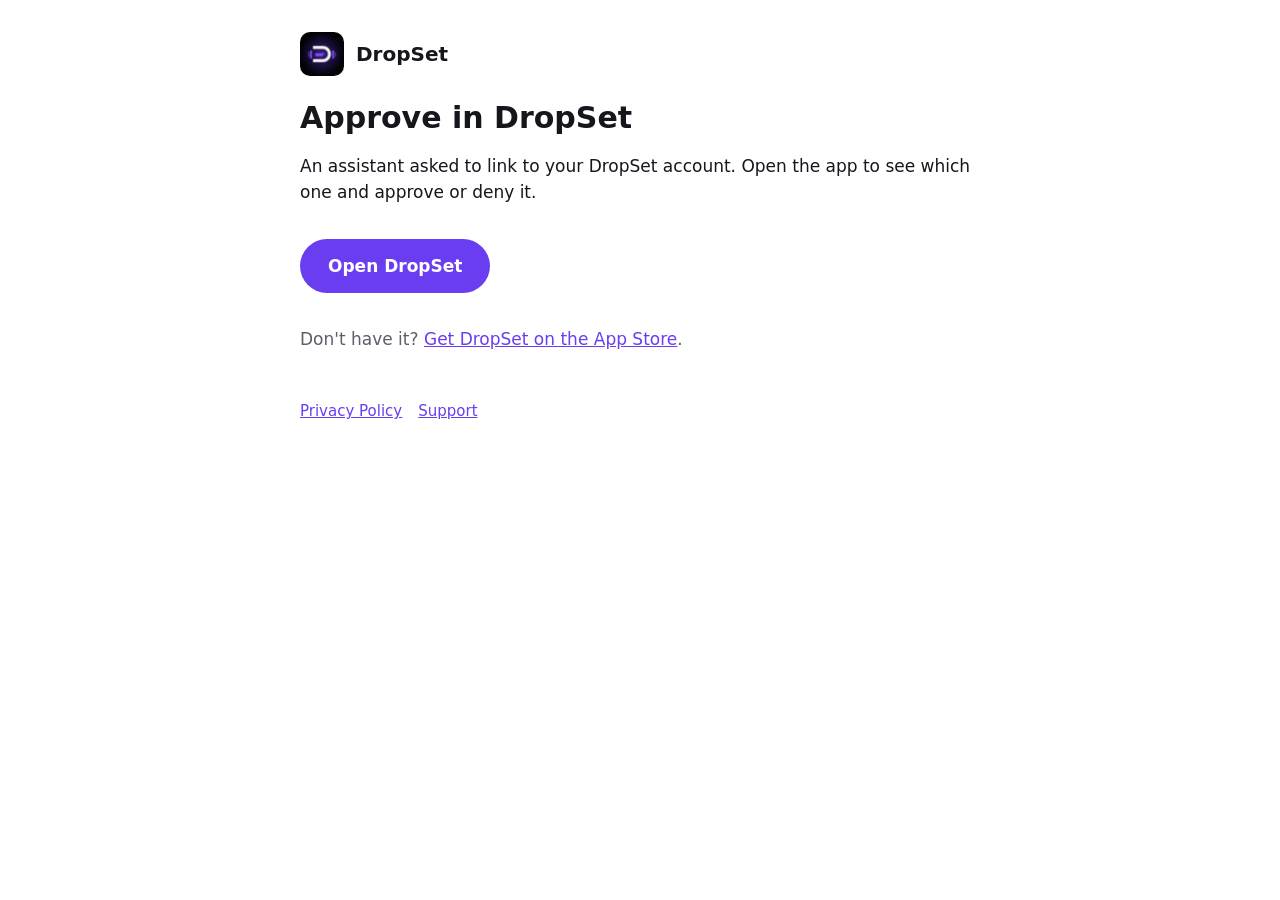
<file: dropset/approve/index.html>
<!doctype html>
<html lang="en">
<head>
<meta charset="utf-8">
<meta name="viewport" content="width=device-width, initial-scale=1, viewport-fit=cover">
<meta name="referrer" content="no-referrer">
<meta name="robots" content="noindex">
<meta name="apple-itunes-app" content="app-id=6830416136">
<title>Approve in DropSet</title>
<link rel="stylesheet" href="../page.css">
<style>
  .button { display: inline-block; margin: 16px 0; padding: 14px 28px; border-radius: 999px; background: var(--accent); color: var(--bg); font-weight: 600; text-decoration: none; }
</style>
</head>
<body>
<main>
<header><img src="../s/icon.png" alt=""><a href="../support/">DropSet</a></header>
<h1>Approve in DropSet</h1>
<!-- With the app installed, the camera opens this link in the app and this page never shows. -->
<p>An assistant asked to link to your DropSet account. Open the app to see which one and approve or deny it.</p>
<a class="button" id="open">Open DropSet</a>
<p class="muted">Don't have it? <a href="https://apps.apple.com/app/id6830416136">Get DropSet on the App Store</a>.</p>
<footer><a href="../privacy/">Privacy Policy</a><a href="../support/">Support</a></footer>
</main>
<script>
  document.getElementById('open').href = 'dropset://link' + location.search;
</script>
</body>
</html>
</file>
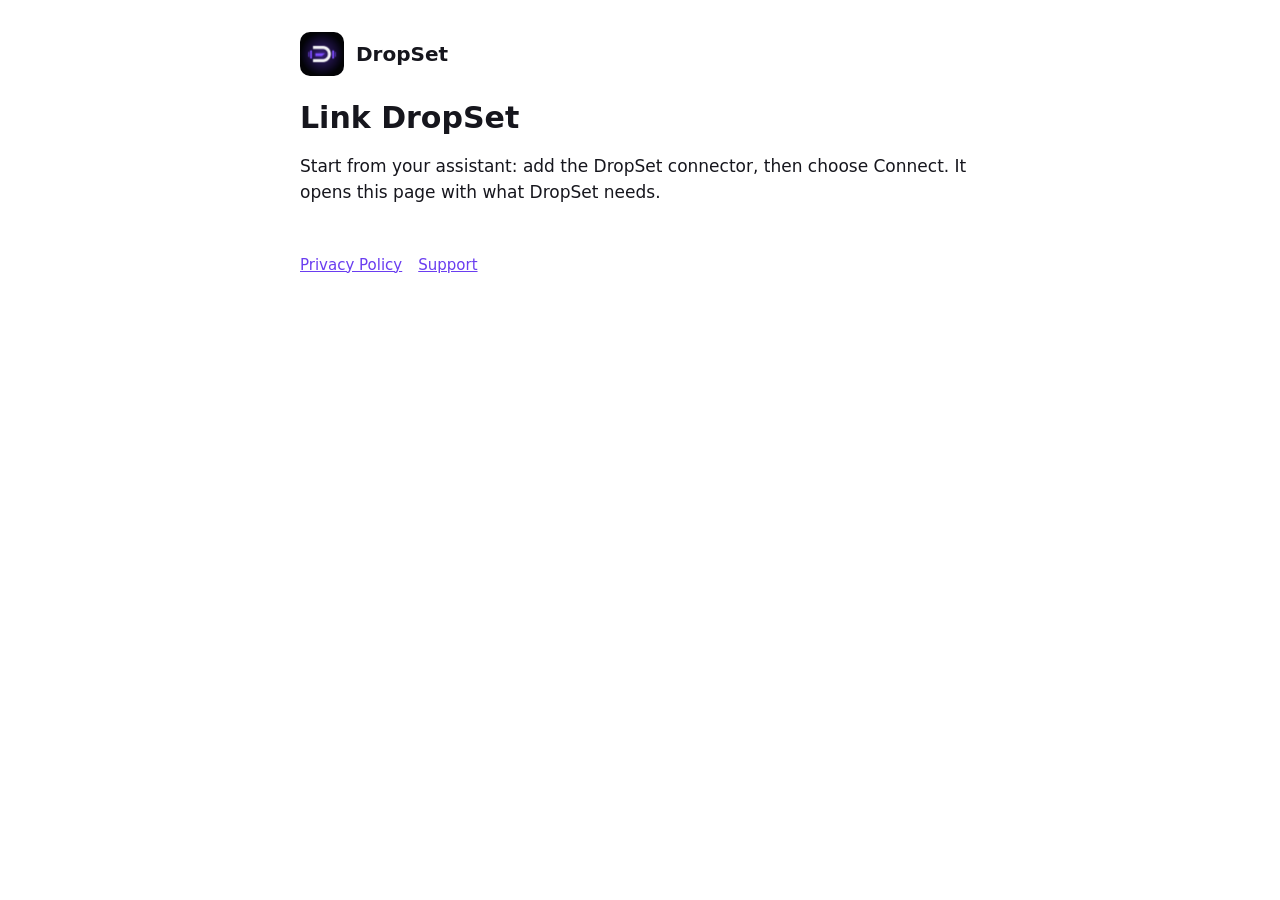
<file: dropset/link/index.html>
<!doctype html>
<html lang="en">
<head>
<meta charset="utf-8">
<meta name="viewport" content="width=device-width, initial-scale=1, viewport-fit=cover">
<meta name="referrer" content="no-referrer">
<meta name="robots" content="noindex">
<title>Link DropSet</title>
<link rel="stylesheet" href="../page.css">
<style>
  .step { margin: 24px 0; }
  .qr { display: inline-block; padding: 16px; background: #FFFFFF; border-radius: 16px; border: 1px solid var(--rule); }
  .qr img, .qr canvas { display: block; width: 220px; height: 220px; }
  .button { display: inline-block; padding: 14px 28px; border-radius: 999px; background: var(--accent); color: var(--bg); font-weight: 600; text-decoration: none; }
  .status { color: var(--muted); }
  [hidden] { display: none !important; }
</style>
</head>
<body>
<main>
<header><img src="../s/icon.png" alt=""><a href="../support/">DropSet</a></header>
<h1>Link DropSet</h1>

<div id="missing" hidden>
<p>Start from your assistant: add the DropSet connector, then choose Connect. It opens this page with what DropSet needs.</p>
</div>

<div id="desktop" hidden>
<p>Approve in the DropSet app on your iPhone. Scan this with the iPhone camera:</p>
<div class="step"><div class="qr" id="qr" role="img" aria-label="QR code that opens DropSet"></div></div>
<p class="muted">DropSet shows which assistant is asking. Approve only if you started this yourself just now.</p>
</div>

<div id="phone" hidden>
<p>Approve in the DropSet app. It shows which assistant is asking; approve only if you started this yourself just now.</p>
<div class="step"><a class="button" id="open">Open DropSet</a></div>
<p class="muted">Don't have it? <a href="https://apps.apple.com/app/id6830416136">Get DropSet on the App Store</a>.</p>
</div>

<p class="status" id="status" aria-live="polite" hidden>Waiting for the app. Keep this page open.</p>
<p class="status" id="done" aria-live="polite" hidden>Approved. Returning to your assistant.</p>
<p class="status" id="expired" hidden>This request expired. Go back to your assistant and choose Connect again.</p>

<footer><a href="../privacy/">Privacy Policy</a><a href="../support/">Support</a></footer>
</main>
<script src="qrcode.min.js"></script>
<script>
// The OAuth consent step for assistants. Supabase sends the browser here with an authorization
// id; the person approves in the app, which leaves the resulting redirect on the server under
// that id, and this page collects it and continues to the assistant. The publishable key is
// the same one the app ships with.
(function () {
  const host = 'https://kevqormfyfjecrhbcsav.supabase.co';
  const key = 'sb_publishable_Qy88FpxbVio_hTxeTNSzig_f03A3STr';
  const id = new URLSearchParams(location.search).get('authorization_id') || '';
  const show = (el, on = true) => { document.getElementById(el).hidden = !on; };
  if (!/^[A-Za-z0-9-]{8,200}$/.test(id)) { show('missing'); return; }

  const query = '?authorization_id=' + encodeURIComponent(id);
  const isPhone = /iPhone|iPod|Android/.test(navigator.userAgent);
  if (isPhone) {
    document.getElementById('open').href = 'dropset://link' + query;
    show('phone');
  } else {
    // The camera opens this as a universal link straight into the app.
    new QRCode(document.getElementById('qr'), {
      text: location.origin + '/dropset/approve/' + query,
      width: 440, height: 440, correctLevel: QRCode.CorrectLevel.M
    });
    show('desktop');
  }
  show('status');

  const started = Date.now();
  async function poll() {
    if (Date.now() - started > 10 * 60 * 1000) { show('status', false); show('expired'); return; }
    try {
      const response = await fetch(host + '/rest/v1/rpc/collect_assistant_link', {
        method: 'POST',
        headers: { 'apikey': key, 'Content-Type': 'application/json' },
        body: JSON.stringify({ authorization_id: id })
      });
      if (response.ok) {
        const url = await response.json();
        if (typeof url === 'string' && /^https:\/\/claude\.(ai|com)\//.test(url)) {
          show('status', false); show('done');
          location.replace(url);
          return;
        }
      }
    } catch (e) {}
    setTimeout(poll, 2000);
  }
  poll();
})();
</script>
</body>
</html>
</file>
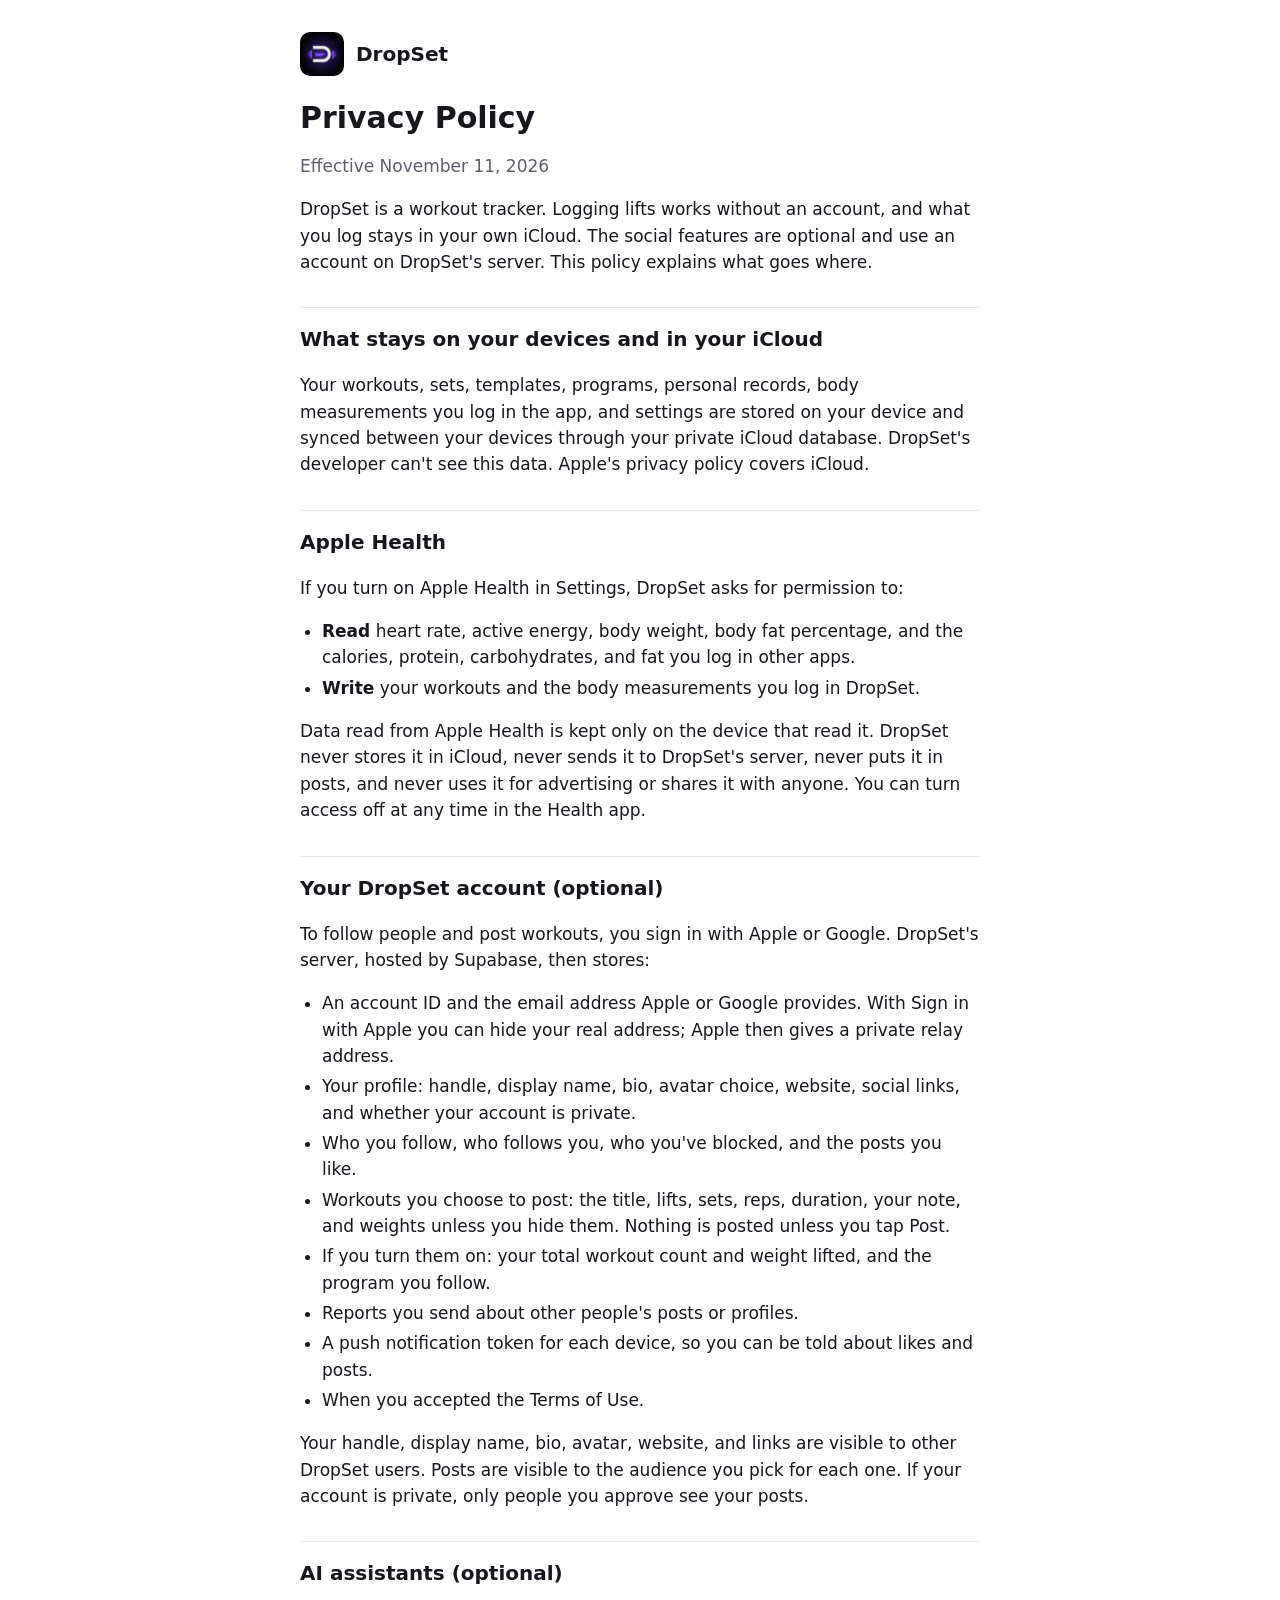
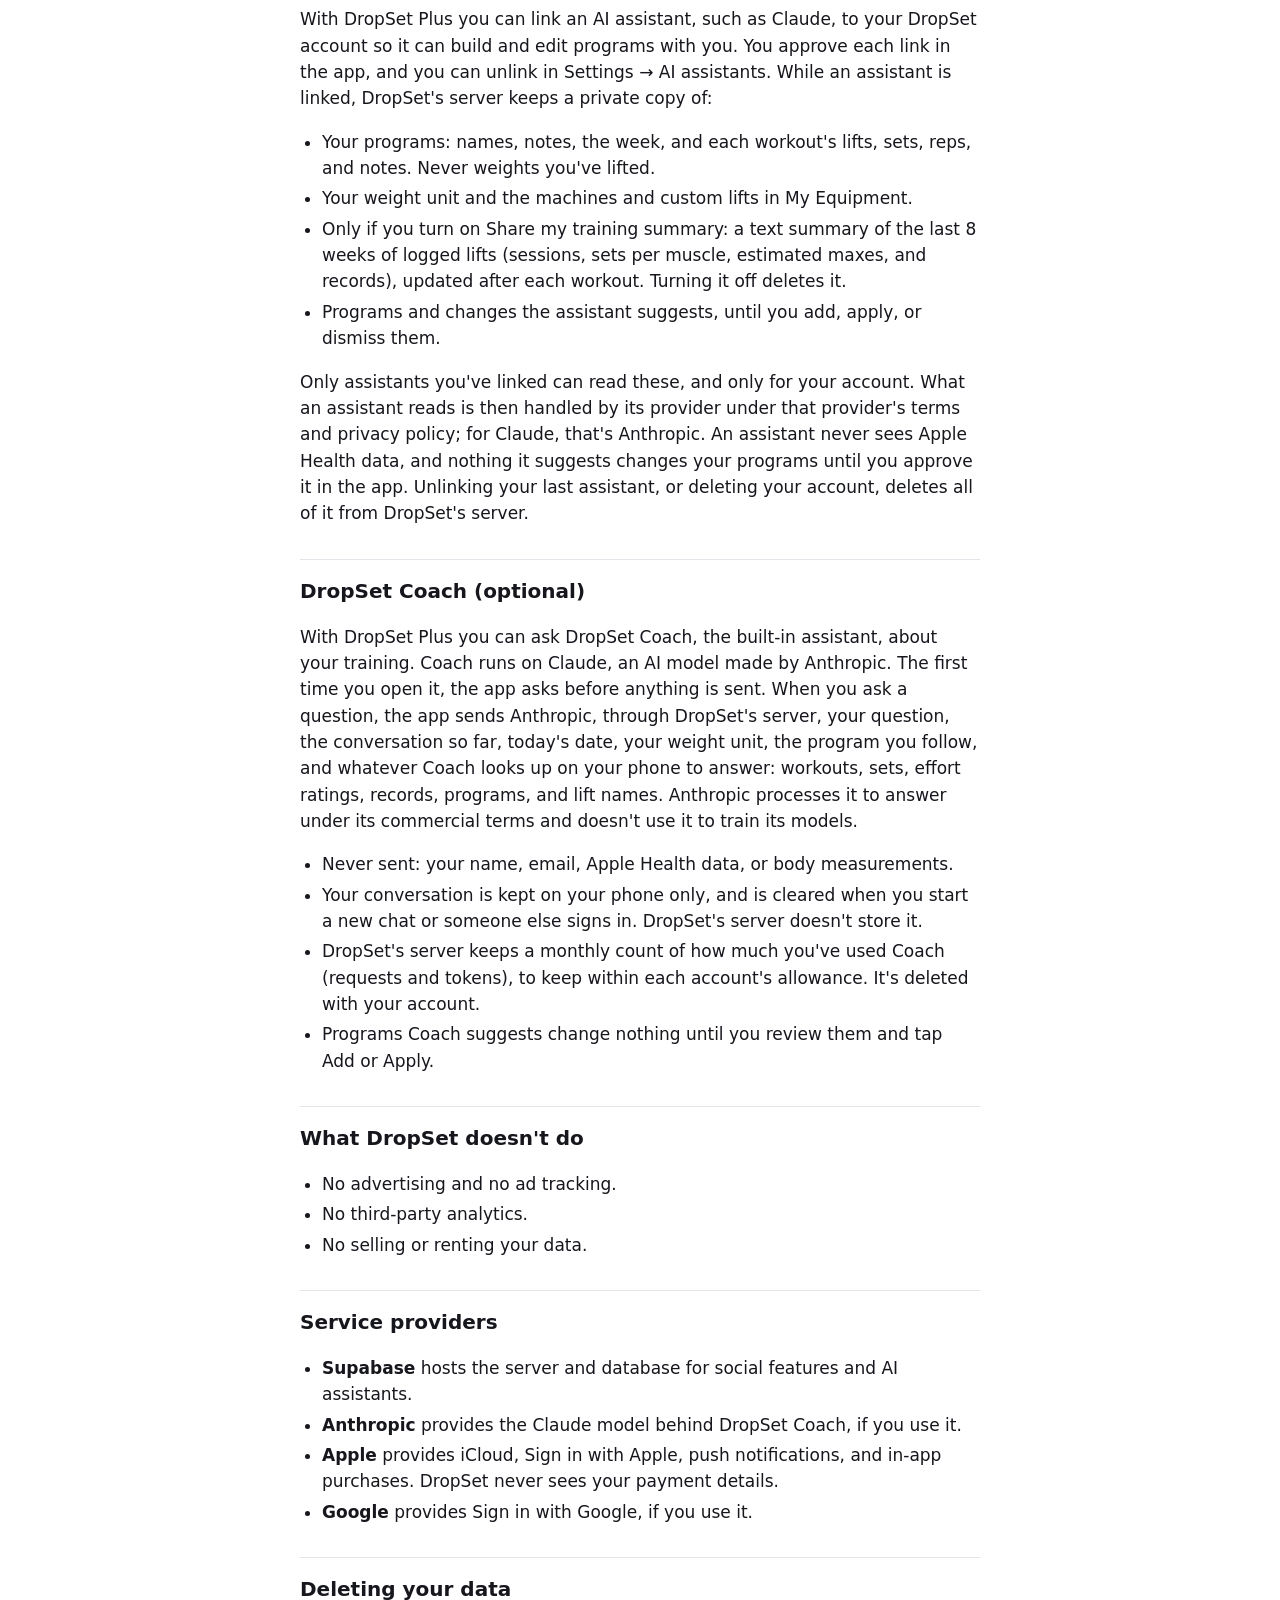
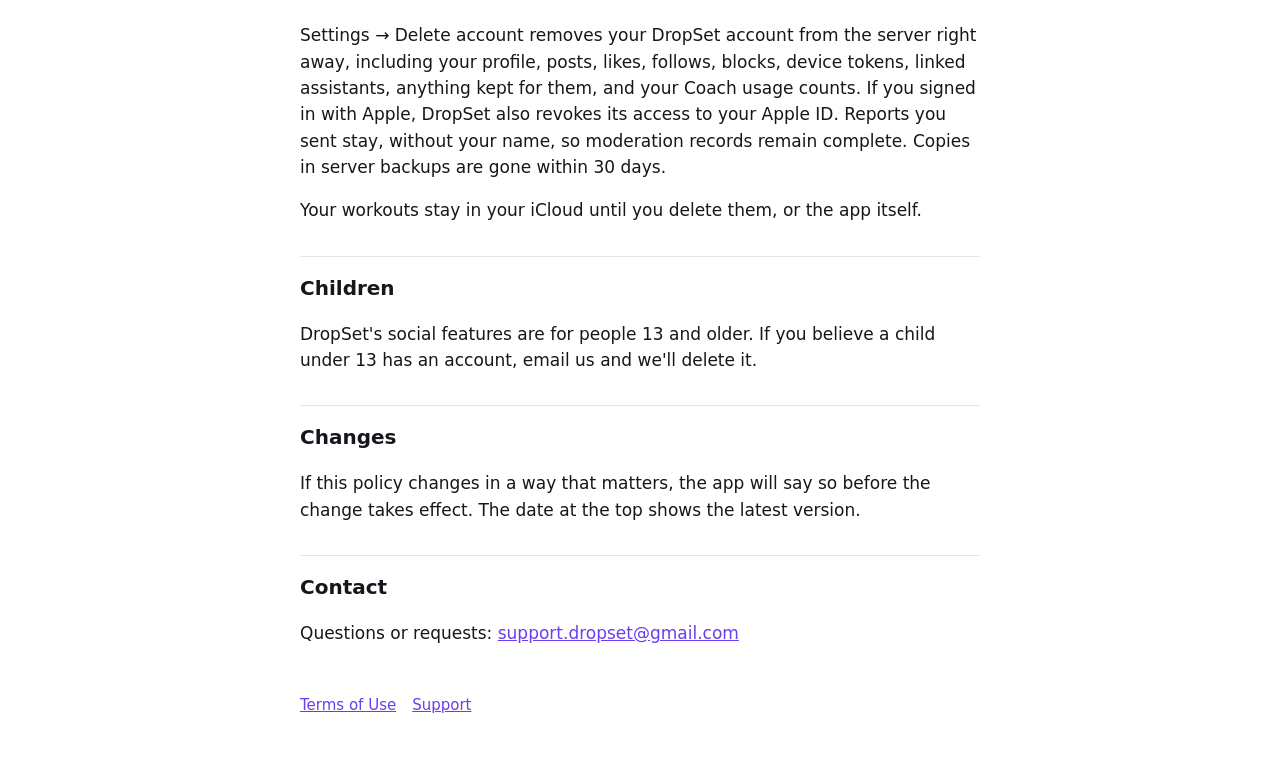
<file: dropset/privacy/index.html>
<!doctype html>
<html lang="en">
<head>
<meta charset="utf-8">
<meta name="viewport" content="width=device-width, initial-scale=1, viewport-fit=cover">
<title>DropSet Privacy Policy</title>
<link rel="stylesheet" href="../page.css">
</head>
<body>
<main>
<header><img src="../s/icon.png" alt=""><a href="../support/">DropSet</a></header>
<h1>Privacy Policy</h1>
<p class="muted">Effective November 11, 2026</p>

<p>DropSet is a workout tracker. Logging lifts works without an account, and what you log stays in your own iCloud. The social features are optional and use an account on DropSet's server. This policy explains what goes where.</p>

<h2>What stays on your devices and in your iCloud</h2>
<p>Your workouts, sets, templates, programs, personal records, body measurements you log in the app, and settings are stored on your device and synced between your devices through your private iCloud database. DropSet's developer can't see this data. Apple's privacy policy covers iCloud.</p>

<h2>Apple Health</h2>
<p>If you turn on Apple Health in Settings, DropSet asks for permission to:</p>
<ul>
  <li><strong>Read</strong> heart rate, active energy, body weight, body fat percentage, and the calories, protein, carbohydrates, and fat you log in other apps.</li>
  <li><strong>Write</strong> your workouts and the body measurements you log in DropSet.</li>
</ul>
<p>Data read from Apple Health is kept only on the device that read it. DropSet never stores it in iCloud, never sends it to DropSet's server, never puts it in posts, and never uses it for advertising or shares it with anyone. You can turn access off at any time in the Health app.</p>

<h2>Your DropSet account (optional)</h2>
<p>To follow people and post workouts, you sign in with Apple or Google. DropSet's server, hosted by Supabase, then stores:</p>
<ul>
  <li>An account ID and the email address Apple or Google provides. With Sign in with Apple you can hide your real address; Apple then gives a private relay address.</li>
  <li>Your profile: handle, display name, bio, avatar choice, website, social links, and whether your account is private.</li>
  <li>Who you follow, who follows you, who you've blocked, and the posts you like.</li>
  <li>Workouts you choose to post: the title, lifts, sets, reps, duration, your note, and weights unless you hide them. Nothing is posted unless you tap Post.</li>
  <li>If you turn them on: your total workout count and weight lifted, and the program you follow.</li>
  <li>Reports you send about other people's posts or profiles.</li>
  <li>A push notification token for each device, so you can be told about likes and posts.</li>
  <li>When you accepted the Terms of Use.</li>
</ul>
<p>Your handle, display name, bio, avatar, website, and links are visible to other DropSet users. Posts are visible to the audience you pick for each one. If your account is private, only people you approve see your posts.</p>

<h2>AI assistants (optional)</h2>
<p>With DropSet Plus you can link an AI assistant, such as Claude, to your DropSet account so it can build and edit programs with you. You approve each link in the app, and you can unlink in Settings &rarr; AI assistants. While an assistant is linked, DropSet's server keeps a private copy of:</p>
<ul>
  <li>Your programs: names, notes, the week, and each workout's lifts, sets, reps, and notes. Never weights you've lifted.</li>
  <li>Your weight unit and the machines and custom lifts in My Equipment.</li>
  <li>Only if you turn on Share my training summary: a text summary of the last 8 weeks of logged lifts (sessions, sets per muscle, estimated maxes, and records), updated after each workout. Turning it off deletes it.</li>
  <li>Programs and changes the assistant suggests, until you add, apply, or dismiss them.</li>
</ul>
<p>Only assistants you've linked can read these, and only for your account. What an assistant reads is then handled by its provider under that provider's terms and privacy policy; for Claude, that's Anthropic. An assistant never sees Apple Health data, and nothing it suggests changes your programs until you approve it in the app. Unlinking your last assistant, or deleting your account, deletes all of it from DropSet's server.</p>

<h2>DropSet Coach (optional)</h2>
<p>With DropSet Plus you can ask DropSet Coach, the built-in assistant, about your training. Coach runs on Claude, an AI model made by Anthropic. The first time you open it, the app asks before anything is sent. When you ask a question, the app sends Anthropic, through DropSet's server, your question, the conversation so far, today's date, your weight unit, the program you follow, and whatever Coach looks up on your phone to answer: workouts, sets, effort ratings, records, programs, and lift names. Anthropic processes it to answer under its commercial terms and doesn't use it to train its models.</p>
<ul>
  <li>Never sent: your name, email, Apple Health data, or body measurements.</li>
  <li>Your conversation is kept on your phone only, and is cleared when you start a new chat or someone else signs in. DropSet's server doesn't store it.</li>
  <li>DropSet's server keeps a monthly count of how much you've used Coach (requests and tokens), to keep within each account's allowance. It's deleted with your account.</li>
  <li>Programs Coach suggests change nothing until you review them and tap Add or Apply.</li>
</ul>

<h2>What DropSet doesn't do</h2>
<ul>
  <li>No advertising and no ad tracking.</li>
  <li>No third-party analytics.</li>
  <li>No selling or renting your data.</li>
</ul>

<h2>Service providers</h2>
<ul>
  <li><strong>Supabase</strong> hosts the server and database for social features and AI assistants.</li>
  <li><strong>Anthropic</strong> provides the Claude model behind DropSet Coach, if you use it.</li>
  <li><strong>Apple</strong> provides iCloud, Sign in with Apple, push notifications, and in-app purchases. DropSet never sees your payment details.</li>
  <li><strong>Google</strong> provides Sign in with Google, if you use it.</li>
</ul>

<h2>Deleting your data</h2>
<p>Settings &rarr; Delete account removes your DropSet account from the server right away, including your profile, posts, likes, follows, blocks, device tokens, linked assistants, anything kept for them, and your Coach usage counts. If you signed in with Apple, DropSet also revokes its access to your Apple ID. Reports you sent stay, without your name, so moderation records remain complete. Copies in server backups are gone within 30 days.</p>
<p>Your workouts stay in your iCloud until you delete them, or the app itself.</p>

<h2>Children</h2>
<p>DropSet's social features are for people 13 and older. If you believe a child under 13 has an account, email us and we'll delete it.</p>

<h2>Changes</h2>
<p>If this policy changes in a way that matters, the app will say so before the change takes effect. The date at the top shows the latest version.</p>

<h2>Contact</h2>
<p>Questions or requests: <a href="mailto:support.dropset@gmail.com">support.dropset@gmail.com</a></p>

<footer><a href="../terms/">Terms of Use</a><a href="../support/">Support</a></footer>
</main>
</body>
</html>
</file>
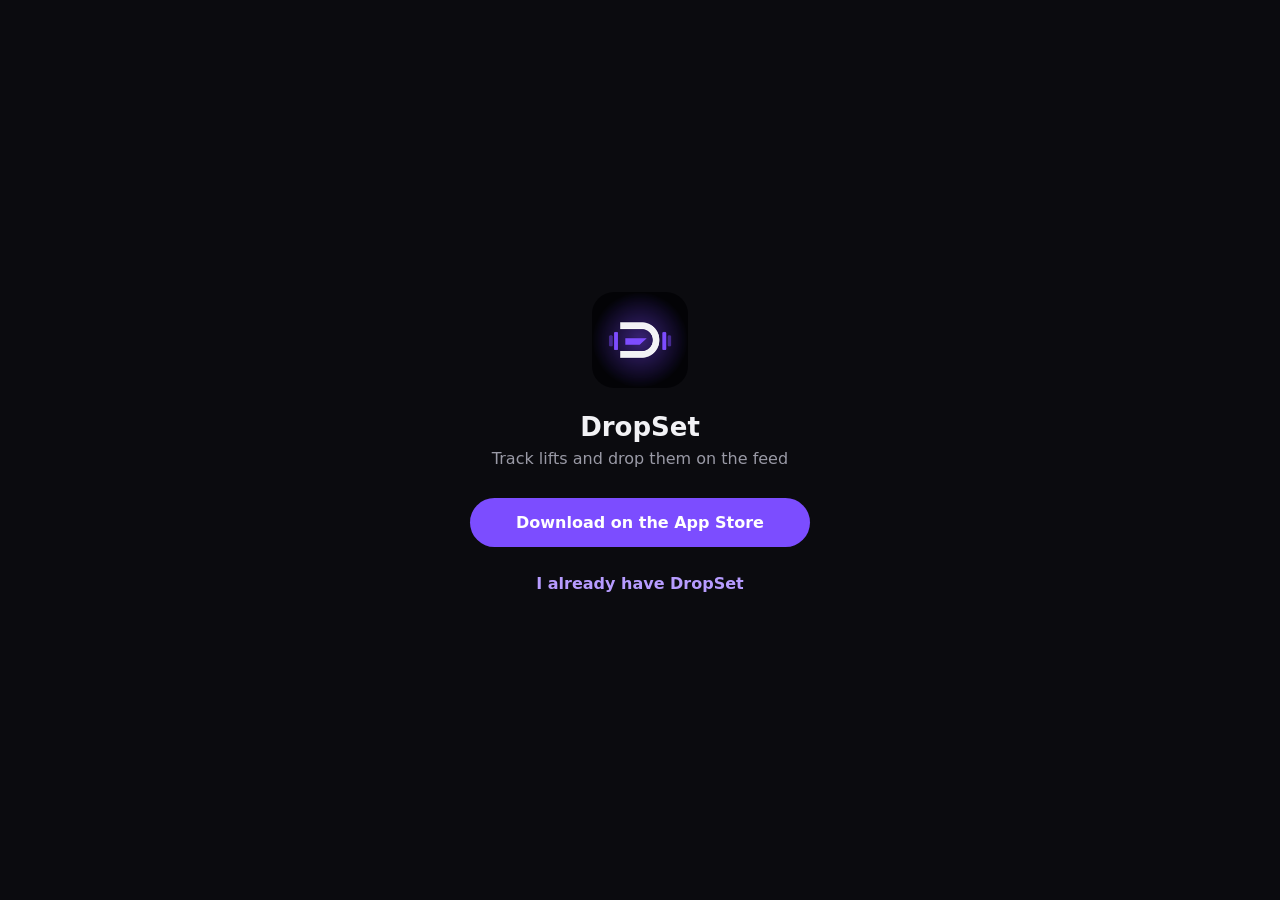
<file: dropset/s/index.html>
<!doctype html>
<html lang="en">
<head>
<meta charset="utf-8">
<meta name="viewport" content="width=device-width, initial-scale=1, viewport-fit=cover">
<meta name="robots" content="noindex">
<meta name="apple-itunes-app" content="app-id=6830416136">
<title>DropSet</title>
<style>
  :root { color-scheme: dark; }
  body {
    margin: 0;
    min-height: 100svh;
    display: flex;
    align-items: center;
    justify-content: center;
    padding: 24px;
    box-sizing: border-box;
    background: #0B0B0F;
    color: #F2F2F5;
    font-family: -apple-system, system-ui, sans-serif;
    text-align: center;
  }
  main { width: 100%; max-width: 340px; }
  img { width: 96px; height: 96px; border-radius: 22px; }
  h1 { margin: 20px 0 6px; font-size: 26px; }
  p { margin: 0; color: #9A9AA6; line-height: 1.4; }
  .store {
    display: block;
    margin-top: 28px;
    padding: 15px;
    border-radius: 999px;
    background: #7C4DFF;
    color: #FFFFFF;
    font-weight: 600;
    text-decoration: none;
  }
  .open {
    display: block;
    margin-top: 12px;
    padding: 15px;
    color: #B79CFF;
    font-weight: 600;
    text-decoration: none;
  }
  .hint { margin-top: 16px; font-size: 14px; }
</style>
</head>
<body>
<main>
  <img src="icon.png" alt="">
  <h1>DropSet</h1>
  <p>Track lifts and drop them on the feed</p>
  <a class="store" href="https://apps.apple.com/app/id6830416136">Download on the App Store</a>
  <a class="open" id="open" hidden>I already have DropSet</a>
  <p class="hint" id="hint" hidden>Someone sent you a workout. After you install, tap their link again to open it.</p>
</main>
<script>
  // The share lives in the fragment, which browsers never send to the server, so this page
  // only reads it locally. People with the app skip this page entirely via Universal Links.
  const workout = location.hash.match(/^#d=([A-Za-z0-9_-]+)$/);
  const profile = location.hash.match(/^#u=([a-z0-9_.]{3,20})$/);
  if (workout || profile) {
    const open = document.getElementById("open");
    const hint = document.getElementById("hint");
    open.href = workout ? "dropset://share?d=" + workout[1] : "dropset://profile?u=" + profile[1];
    open.hidden = false;
    if (profile) hint.textContent = "Someone sent you a profile. After you install, tap their link again to open it.";
    hint.hidden = false;
  }
</script>
</body>
</html>
</file>
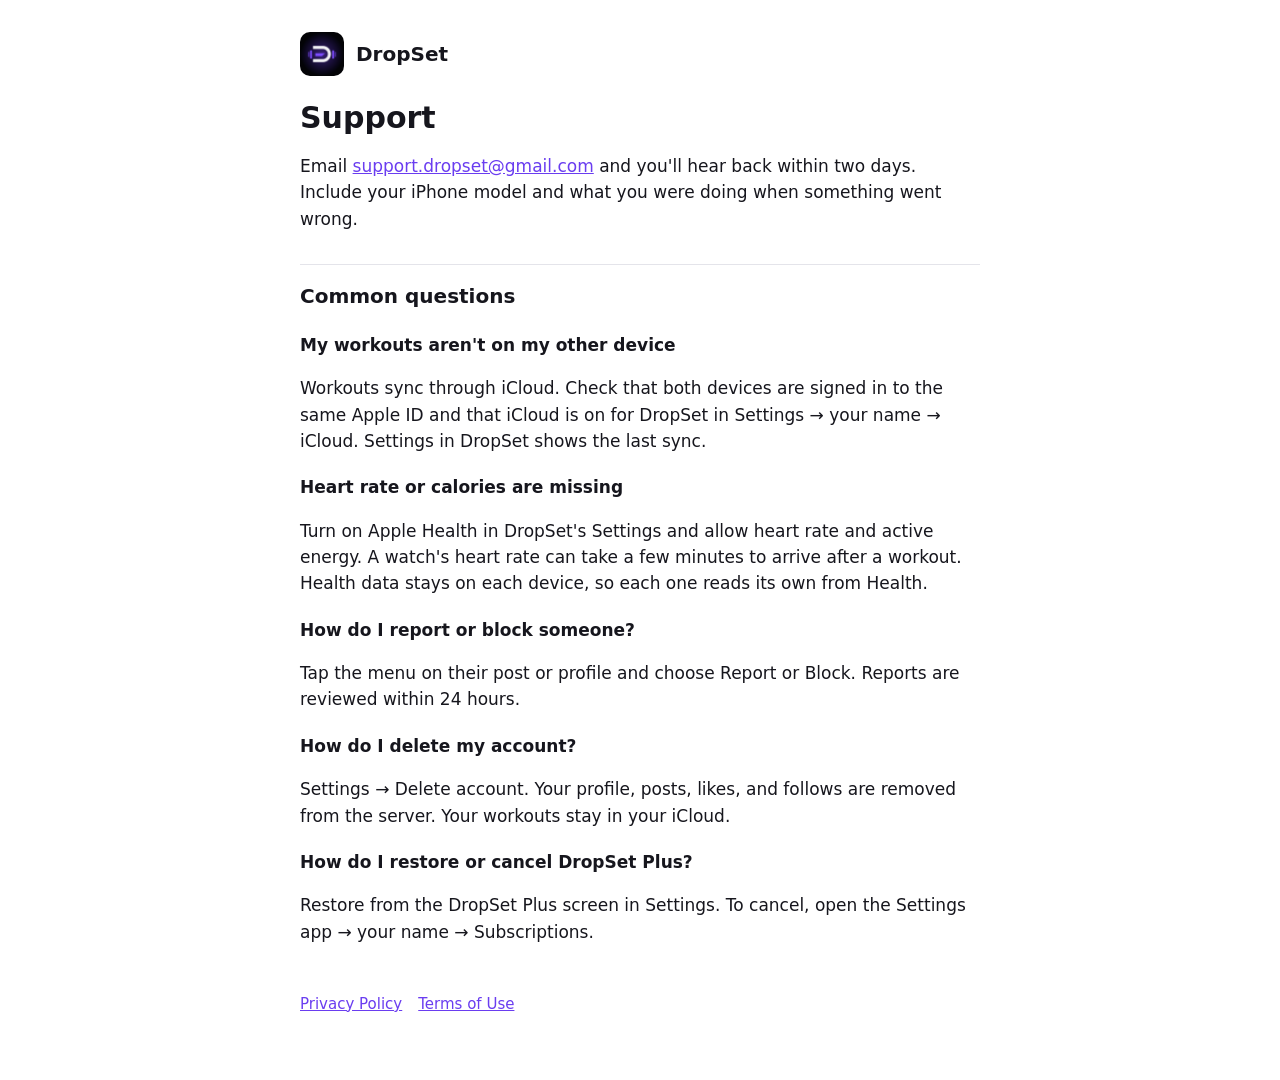
<file: dropset/support/index.html>
<!doctype html>
<html lang="en">
<head>
<meta charset="utf-8">
<meta name="viewport" content="width=device-width, initial-scale=1, viewport-fit=cover">
<meta name="apple-itunes-app" content="app-id=6830416136">
<title>DropSet Support</title>
<link rel="stylesheet" href="../page.css">
</head>
<body>
<main>
<header><img src="../s/icon.png" alt=""><a href="../support/">DropSet</a></header>
<h1>Support</h1>
<p>Email <a href="mailto:support.dropset@gmail.com">support.dropset@gmail.com</a> and you'll hear back within two days. Include your iPhone model and what you were doing when something went wrong.</p>

<h2>Common questions</h2>

<h3>My workouts aren't on my other device</h3>
<p>Workouts sync through iCloud. Check that both devices are signed in to the same Apple ID and that iCloud is on for DropSet in Settings &rarr; your name &rarr; iCloud. Settings in DropSet shows the last sync.</p>

<h3>Heart rate or calories are missing</h3>
<p>Turn on Apple Health in DropSet's Settings and allow heart rate and active energy. A watch's heart rate can take a few minutes to arrive after a workout. Health data stays on each device, so each one reads its own from Health.</p>

<h3>How do I report or block someone?</h3>
<p>Tap the menu on their post or profile and choose Report or Block. Reports are reviewed within 24 hours.</p>

<h3>How do I delete my account?</h3>
<p>Settings &rarr; Delete account. Your profile, posts, likes, and follows are removed from the server. Your workouts stay in your iCloud.</p>

<h3>How do I restore or cancel DropSet Plus?</h3>
<p>Restore from the DropSet Plus screen in Settings. To cancel, open the Settings app &rarr; your name &rarr; Subscriptions.</p>

<footer><a href="../privacy/">Privacy Policy</a><a href="../terms/">Terms of Use</a></footer>
</main>
</body>
</html>
</file>
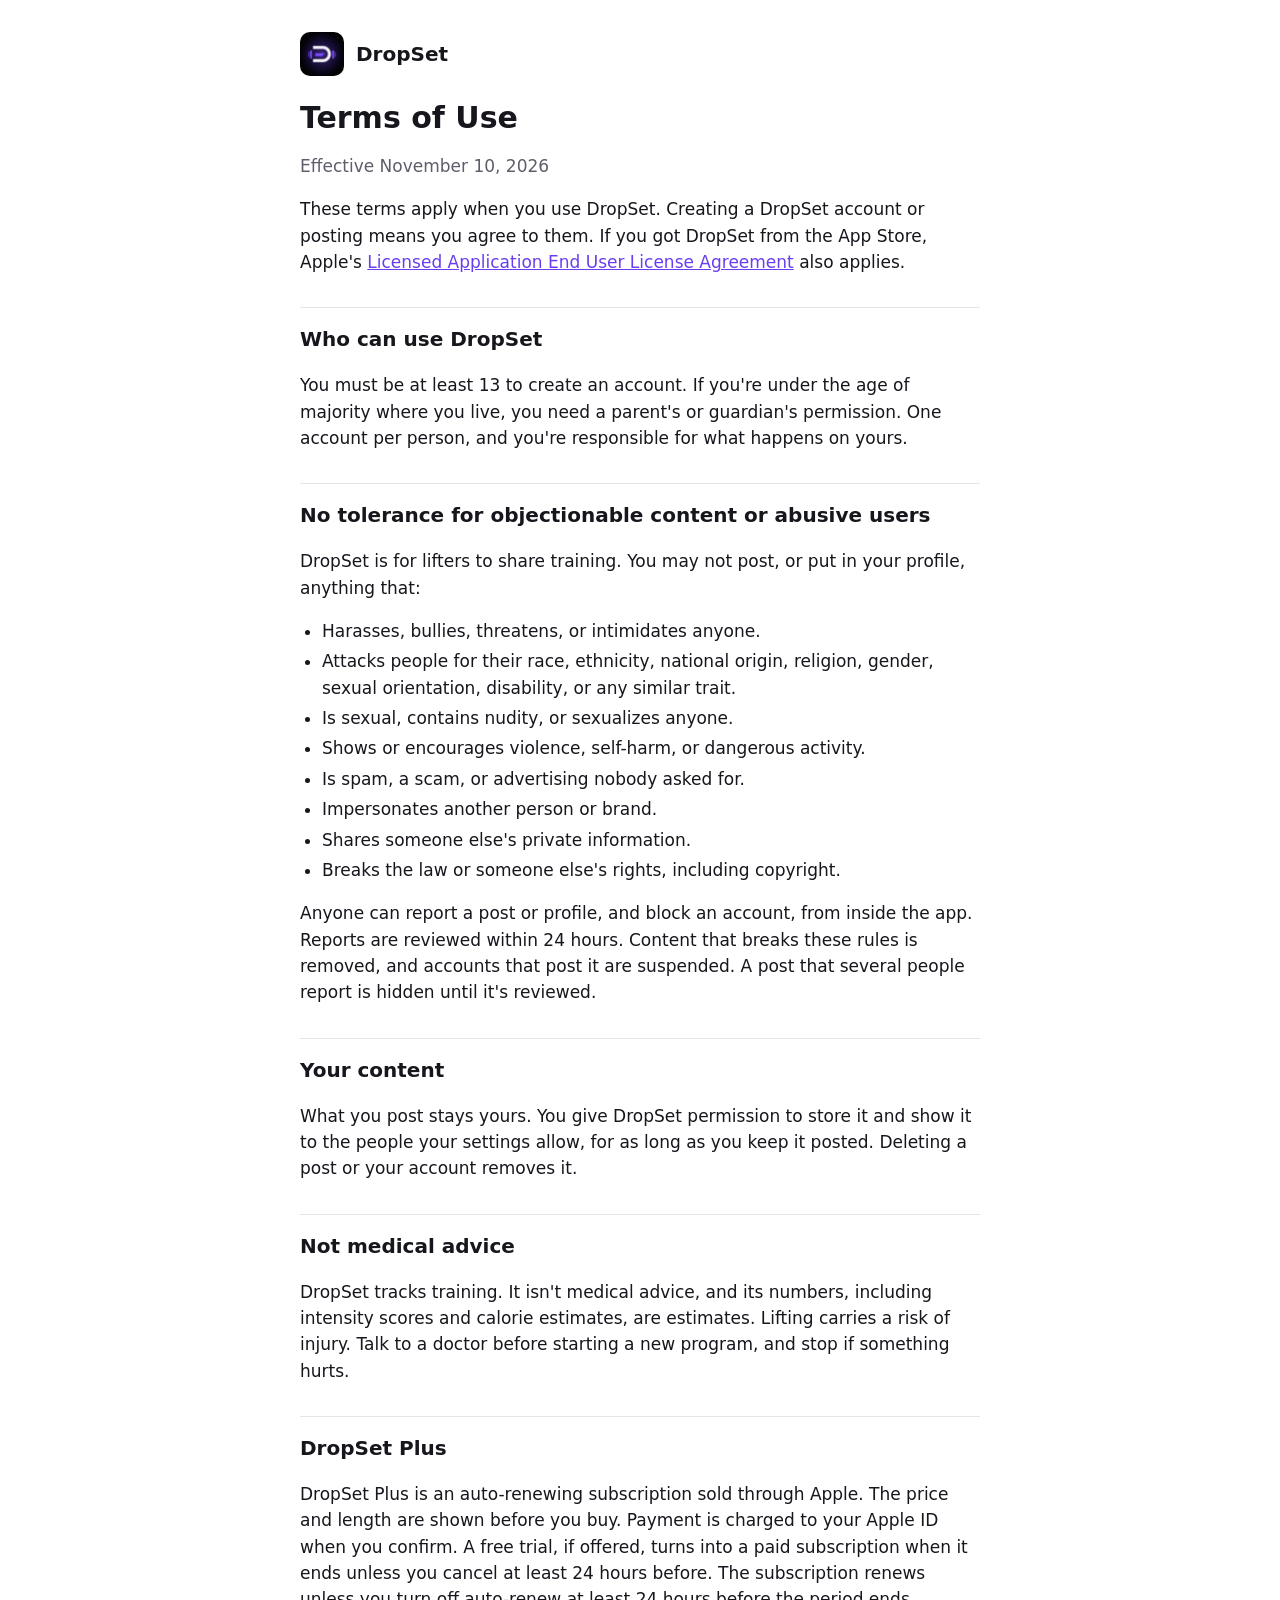
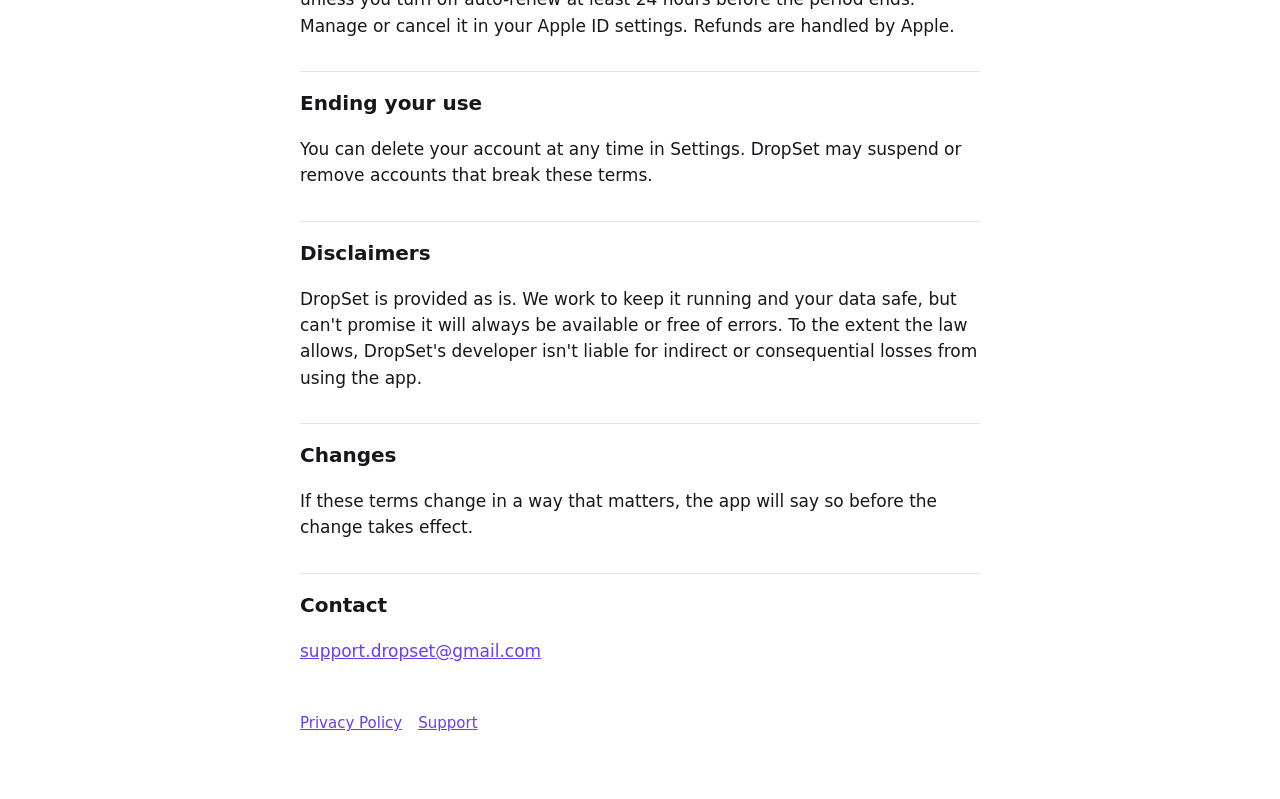
<file: dropset/terms/index.html>
<!doctype html>
<html lang="en">
<head>
<meta charset="utf-8">
<meta name="viewport" content="width=device-width, initial-scale=1, viewport-fit=cover">
<title>DropSet Terms of Use</title>
<link rel="stylesheet" href="../page.css">
</head>
<body>
<main>
<header><img src="../s/icon.png" alt=""><a href="../support/">DropSet</a></header>
<h1>Terms of Use</h1>
<p class="muted">Effective November 10, 2026</p>

<p>These terms apply when you use DropSet. Creating a DropSet account or posting means you agree to them. If you got DropSet from the App Store, Apple's <a href="https://www.apple.com/legal/internet-services/itunes/dev/stdeula/">Licensed Application End User License Agreement</a> also applies.</p>

<h2>Who can use DropSet</h2>
<p>You must be at least 13 to create an account. If you're under the age of majority where you live, you need a parent's or guardian's permission. One account per person, and you're responsible for what happens on yours.</p>

<h2>No tolerance for objectionable content or abusive users</h2>
<p>DropSet is for lifters to share training. You may not post, or put in your profile, anything that:</p>
<ul>
  <li>Harasses, bullies, threatens, or intimidates anyone.</li>
  <li>Attacks people for their race, ethnicity, national origin, religion, gender, sexual orientation, disability, or any similar trait.</li>
  <li>Is sexual, contains nudity, or sexualizes anyone.</li>
  <li>Shows or encourages violence, self-harm, or dangerous activity.</li>
  <li>Is spam, a scam, or advertising nobody asked for.</li>
  <li>Impersonates another person or brand.</li>
  <li>Shares someone else's private information.</li>
  <li>Breaks the law or someone else's rights, including copyright.</li>
</ul>
<p>Anyone can report a post or profile, and block an account, from inside the app. Reports are reviewed within 24 hours. Content that breaks these rules is removed, and accounts that post it are suspended. A post that several people report is hidden until it's reviewed.</p>

<h2>Your content</h2>
<p>What you post stays yours. You give DropSet permission to store it and show it to the people your settings allow, for as long as you keep it posted. Deleting a post or your account removes it.</p>

<h2>Not medical advice</h2>
<p>DropSet tracks training. It isn't medical advice, and its numbers, including intensity scores and calorie estimates, are estimates. Lifting carries a risk of injury. Talk to a doctor before starting a new program, and stop if something hurts.</p>

<h2>DropSet Plus</h2>
<p>DropSet Plus is an auto-renewing subscription sold through Apple. The price and length are shown before you buy. Payment is charged to your Apple ID when you confirm. A free trial, if offered, turns into a paid subscription when it ends unless you cancel at least 24 hours before. The subscription renews unless you turn off auto-renew at least 24 hours before the period ends. Manage or cancel it in your Apple ID settings. Refunds are handled by Apple.</p>

<h2>Ending your use</h2>
<p>You can delete your account at any time in Settings. DropSet may suspend or remove accounts that break these terms.</p>

<h2>Disclaimers</h2>
<p>DropSet is provided as is. We work to keep it running and your data safe, but can't promise it will always be available or free of errors. To the extent the law allows, DropSet's developer isn't liable for indirect or consequential losses from using the app.</p>

<h2>Changes</h2>
<p>If these terms change in a way that matters, the app will say so before the change takes effect.</p>

<h2>Contact</h2>
<p><a href="mailto:support.dropset@gmail.com">support.dropset@gmail.com</a></p>

<footer><a href="../privacy/">Privacy Policy</a><a href="../support/">Support</a></footer>
</main>
</body>
</html>
</file>
<file: dropset/page.css>
:root {
  color-scheme: light dark;
  --bg: #FFFFFF;
  --ink: #16161D;
  --muted: #5E5E6B;
  --rule: #E4E4EA;
  --accent: #6A3DF0;
}
@media (prefers-color-scheme: dark) {
  :root { --bg: #0B0B0F; --ink: #F2F2F5; --muted: #9A9AA6; --rule: #26262E; --accent: #B79CFF; }
}
body {
  margin: 0;
  background: var(--bg);
  color: var(--ink);
  font: 17px/1.55 -apple-system, system-ui, sans-serif;
}
main { max-width: 680px; margin: 0 auto; padding: 32px 16px 64px; }
header { display: flex; align-items: center; gap: 12px; margin-bottom: 24px; }
header img { width: 44px; height: 44px; border-radius: 10px; }
header a { color: var(--ink); font-weight: 700; font-size: 20px; text-decoration: none; }
h1 { font-size: 30px; line-height: 1.2; margin: 0 0 4px; }
h2 { font-size: 20px; margin: 32px 0 8px; padding-top: 16px; border-top: 1px solid var(--rule); }
h3 { font-size: 17px; margin: 20px 0 4px; }
p, li { color: var(--ink); }
.muted, footer { color: var(--muted); }
ul { padding-left: 22px; }
li { margin: 4px 0; }
a { color: var(--accent); }
footer { margin-top: 48px; font-size: 15px; }
footer a { margin-right: 16px; }
</file>
